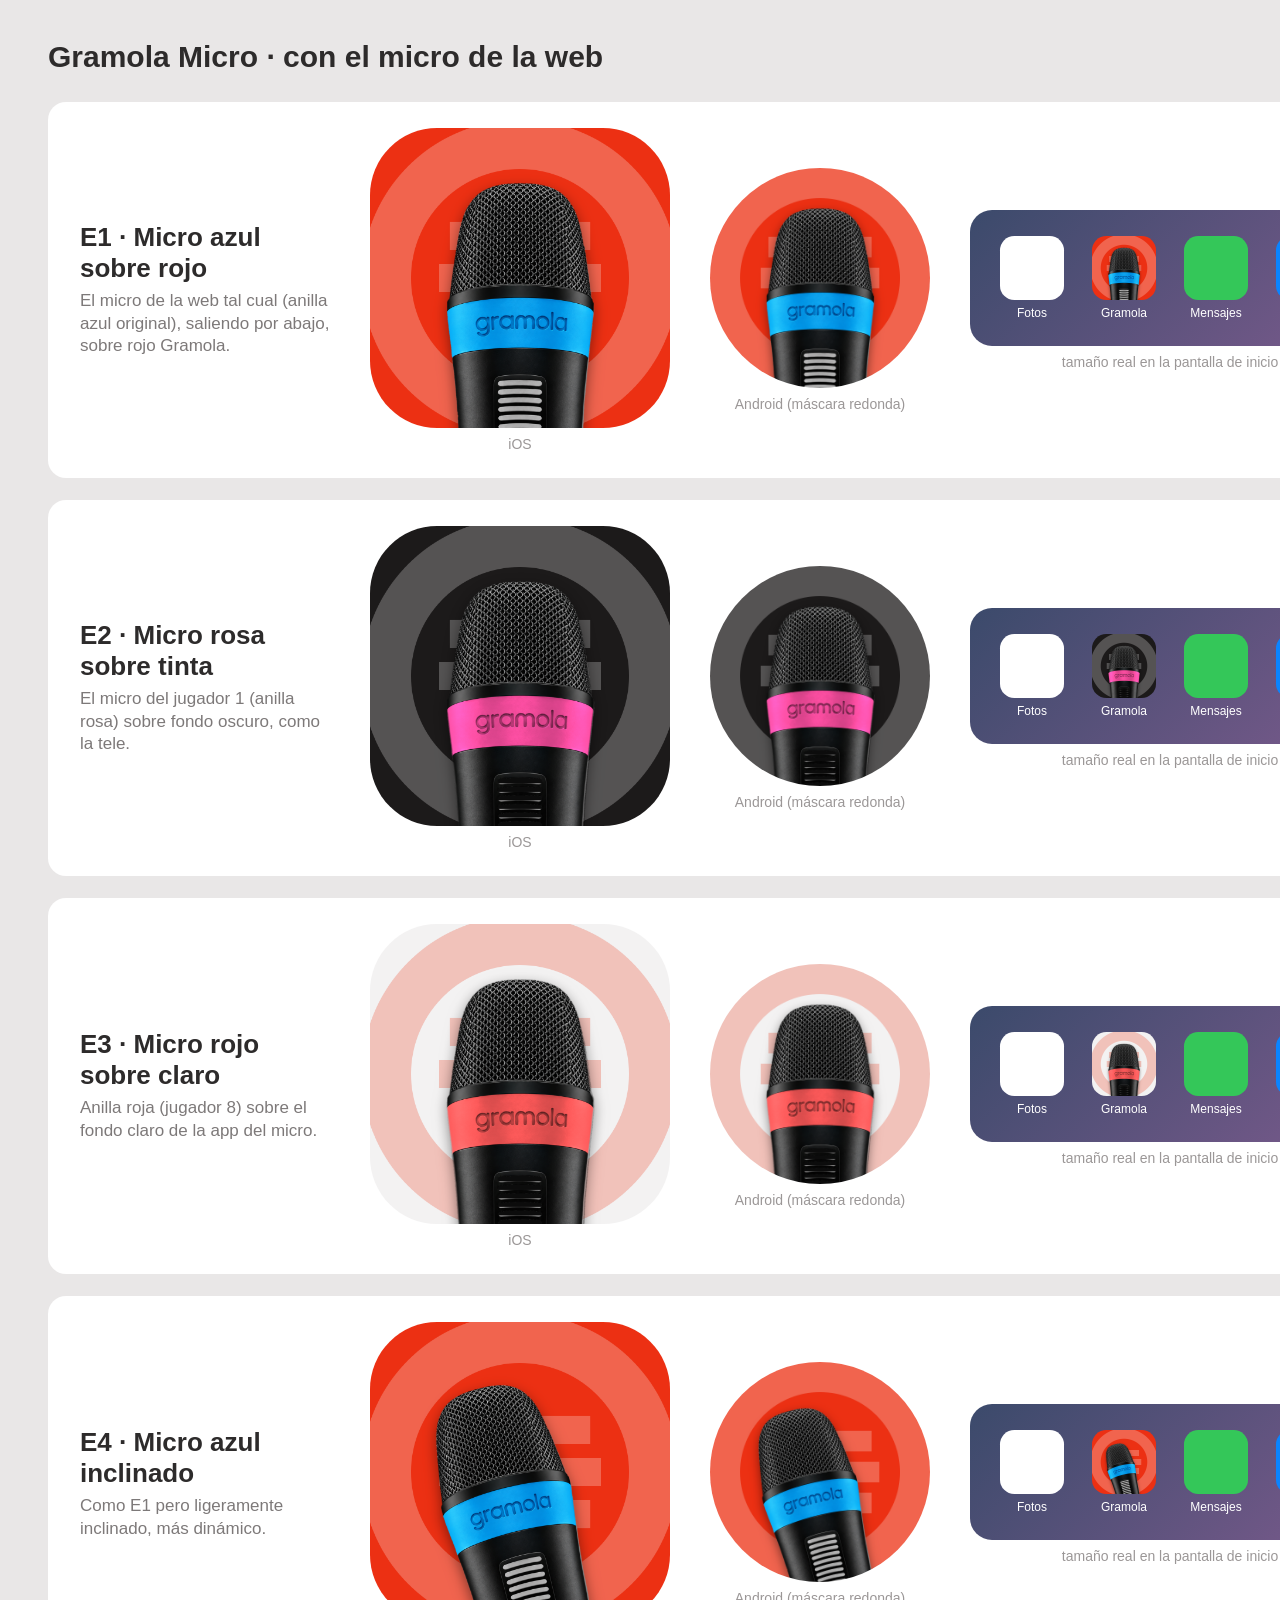
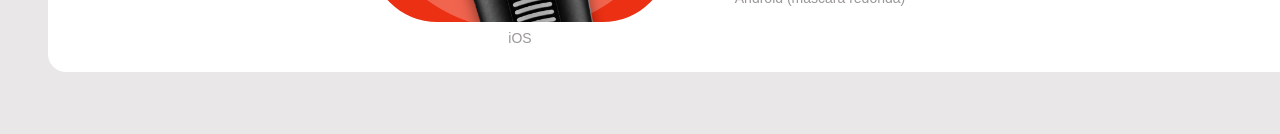
<file: diseno/app-micro/icono/hoja-micro-web.html>
<!doctype html><meta charset="utf-8"><style>
body{margin:0;background:#e9e7e7;font-family:-apple-system,Helvetica,sans-serif;color:#2d2b2b;padding:40px 48px;width:1504px}
h1{font-size:30px;margin:0 0 28px}.fila{display:flex;gap:40px;align-items:center;background:#fff;border-radius:18px;padding:26px 32px;margin-bottom:22px}
.t{width:250px}.t b{font-size:26px;display:block}.t span{font-size:17px;color:#7d7979;line-height:1.35;display:block;margin-top:6px}
.ios{width:300px;height:300px;border-radius:22.4%;overflow:hidden}.and{width:220px;height:220px;border-radius:50%;overflow:hidden}
img{width:100%;height:100%;display:block}.home{display:flex;gap:28px;padding:26px 30px;border-radius:22px;background:linear-gradient(135deg,#3b4a6b,#7a5a8c)}
.home div{width:64px;text-align:center;color:#fff;font-size:12px}.home i{display:block;width:64px;height:64px;border-radius:22.4%;overflow:hidden;margin-bottom:6px}
.home i.o{background:#fff}.home i.o2{background:#34c759}.home i.o3{background:#0a84ff}
.cap{font-size:14px;color:#9b9797;text-align:center;margin-top:8px}
</style><h1>Gramola Micro · con el micro de la web</h1>
<div class="fila"><div class="t"><b>E1 · Micro azul sobre rojo</b><span>El micro de la web tal cual (anilla azul original), saliendo por abajo, sobre rojo Gramola.</span></div>
<div><div class="ios"><img src="e1-micro-azul-rojo.png"></div><div class="cap">iOS</div></div>
<div><div class="and"><img src="e1-micro-azul-rojo.png"></div><div class="cap">Android (máscara redonda)</div></div>
<div><div class="home"><div><i class="o"></i>Fotos</div><div><i><img src="e1-micro-azul-rojo.png"></i>Gramola</div><div><i class="o2"></i>Mensajes</div><div><i class="o3"></i>Safari</div></div><div class="cap">tamaño real en la pantalla de inicio</div></div></div>
<div class="fila"><div class="t"><b>E2 · Micro rosa sobre tinta</b><span>El micro del jugador 1 (anilla rosa) sobre fondo oscuro, como la tele.</span></div>
<div><div class="ios"><img src="e2-micro-rosa-tinta.png"></div><div class="cap">iOS</div></div>
<div><div class="and"><img src="e2-micro-rosa-tinta.png"></div><div class="cap">Android (máscara redonda)</div></div>
<div><div class="home"><div><i class="o"></i>Fotos</div><div><i><img src="e2-micro-rosa-tinta.png"></i>Gramola</div><div><i class="o2"></i>Mensajes</div><div><i class="o3"></i>Safari</div></div><div class="cap">tamaño real en la pantalla de inicio</div></div></div>
<div class="fila"><div class="t"><b>E3 · Micro rojo sobre claro</b><span>Anilla roja (jugador 8) sobre el fondo claro de la app del micro.</span></div>
<div><div class="ios"><img src="e3-micro-rojo-claro.png"></div><div class="cap">iOS</div></div>
<div><div class="and"><img src="e3-micro-rojo-claro.png"></div><div class="cap">Android (máscara redonda)</div></div>
<div><div class="home"><div><i class="o"></i>Fotos</div><div><i><img src="e3-micro-rojo-claro.png"></i>Gramola</div><div><i class="o2"></i>Mensajes</div><div><i class="o3"></i>Safari</div></div><div class="cap">tamaño real en la pantalla de inicio</div></div></div>
<div class="fila"><div class="t"><b>E4 · Micro azul inclinado</b><span>Como E1 pero ligeramente inclinado, más dinámico.</span></div>
<div><div class="ios"><img src="e4-micro-inclinado.png"></div><div class="cap">iOS</div></div>
<div><div class="and"><img src="e4-micro-inclinado.png"></div><div class="cap">Android (máscara redonda)</div></div>
<div><div class="home"><div><i class="o"></i>Fotos</div><div><i><img src="e4-micro-inclinado.png"></i>Gramola</div><div><i class="o2"></i>Mensajes</div><div><i class="o3"></i>Safari</div></div><div class="cap">tamaño real en la pantalla de inicio</div></div></div>
</file>
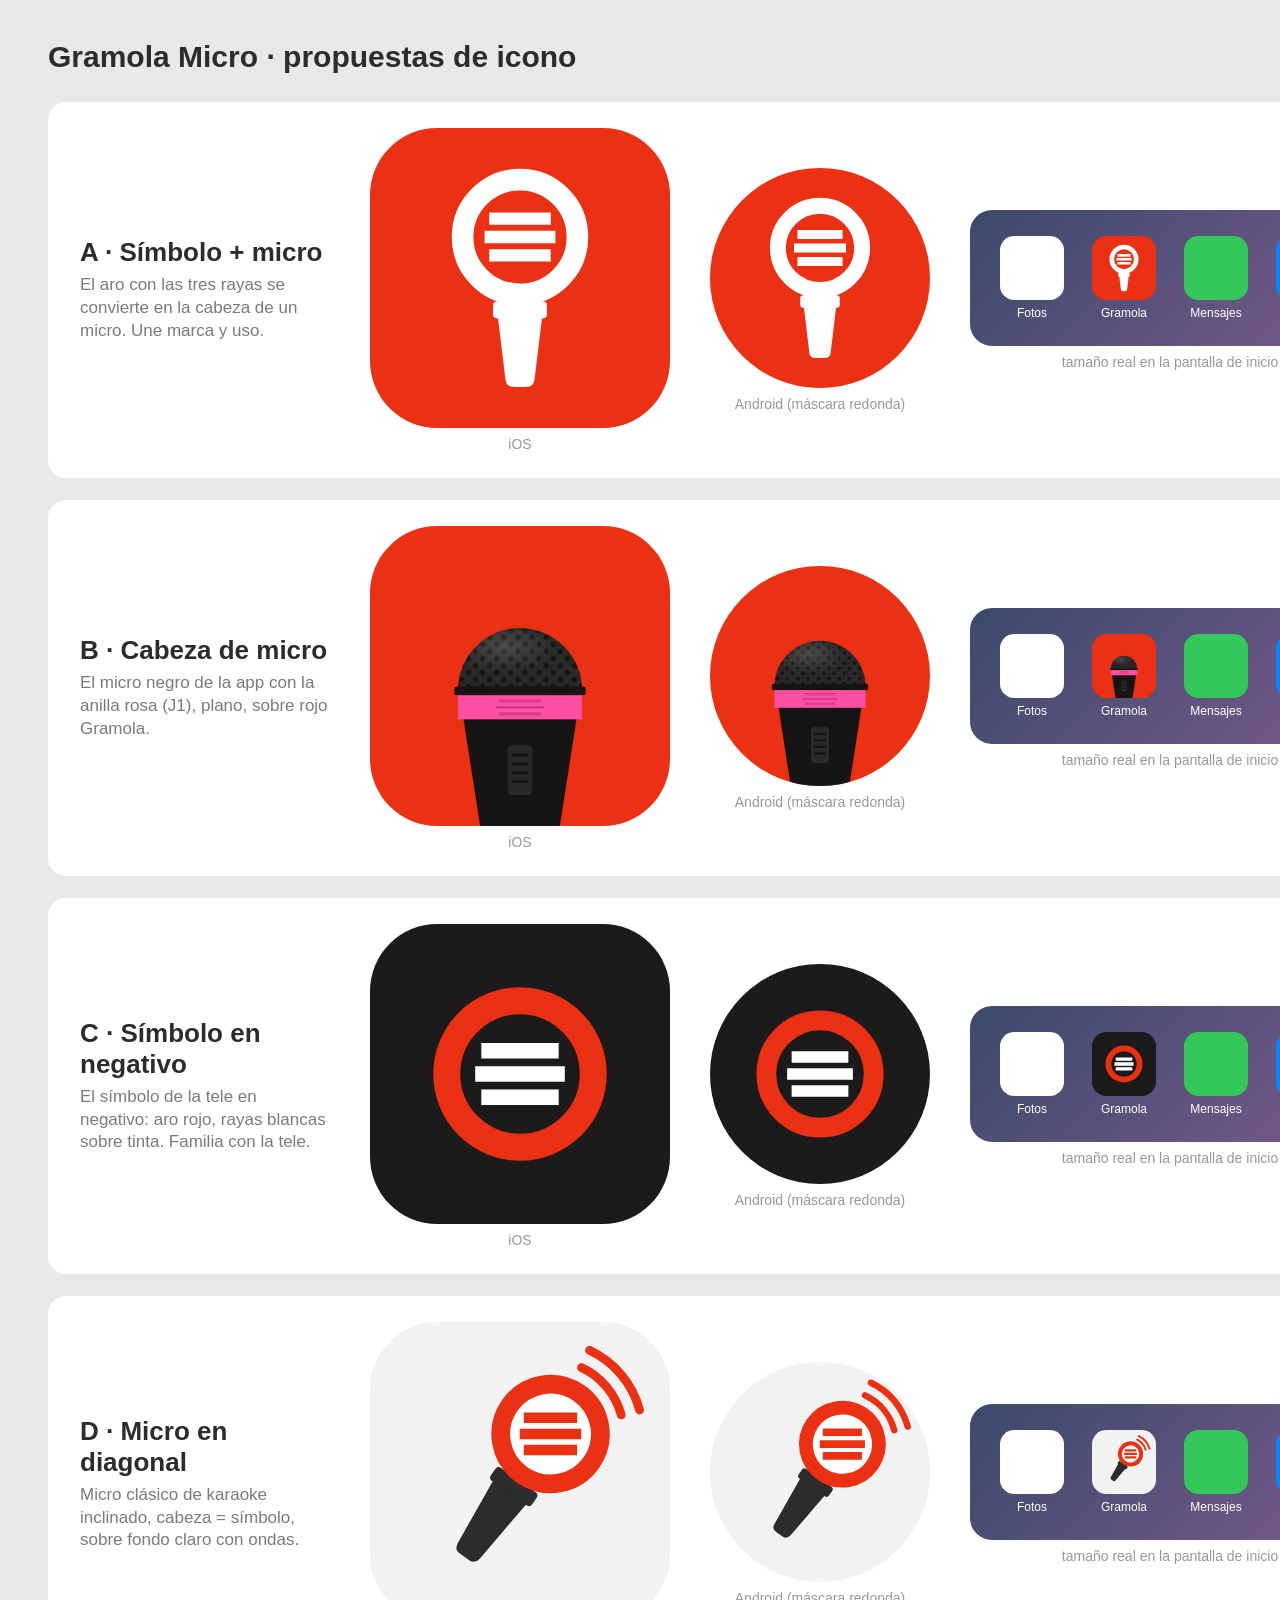
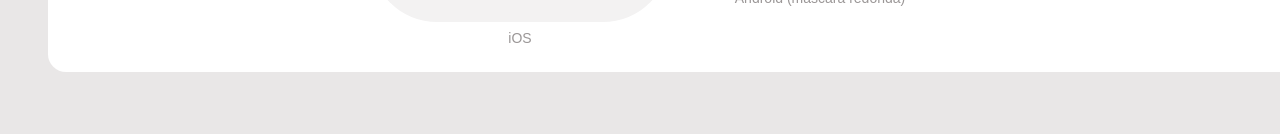
<file: diseno/app-micro/icono/hoja.html>
<!doctype html><meta charset="utf-8"><style>
body{margin:0;background:#e9e7e7;font-family:-apple-system,Helvetica,sans-serif;color:#2d2b2b;padding:40px 48px;width:1504px}
h1{font-size:30px;margin:0 0 28px}.fila{display:flex;gap:40px;align-items:center;background:#fff;border-radius:18px;padding:26px 32px;margin-bottom:22px}
.t{width:250px}.t b{font-size:26px;display:block}.t span{font-size:17px;color:#7d7979;line-height:1.35;display:block;margin-top:6px}
.ios{width:300px;height:300px;border-radius:22.4%;overflow:hidden}.and{width:220px;height:220px;border-radius:50%;overflow:hidden}
img{width:100%;height:100%;display:block}.home{display:flex;gap:28px;padding:26px 30px;border-radius:22px;background:linear-gradient(135deg,#3b4a6b,#7a5a8c)}
.home div{width:64px;text-align:center;color:#fff;font-size:12px}.home i{display:block;width:64px;height:64px;border-radius:22.4%;overflow:hidden;margin-bottom:6px}
.home i.o{background:#fff}.home i.o2{background:#34c759}.home i.o3{background:#0a84ff}
.cap{font-size:14px;color:#9b9797;text-align:center;margin-top:8px}
</style><h1>Gramola Micro · propuestas de icono</h1>
<div class="fila"><div class="t"><b>A · Símbolo + micro</b><span>El aro con las tres rayas se convierte en la cabeza de un micro. Une marca y uso.</span></div>
<div><div class="ios"><img src="a-simbolo-micro.svg"></div><div class="cap">iOS</div></div>
<div><div class="and"><img src="a-simbolo-micro.svg"></div><div class="cap">Android (máscara redonda)</div></div>
<div><div class="home"><div><i class="o"></i>Fotos</div><div><i><img src="a-simbolo-micro.svg"></i>Gramola</div><div><i class="o2"></i>Mensajes</div><div><i class="o3"></i>Safari</div></div><div class="cap">tamaño real en la pantalla de inicio</div></div></div>
<div class="fila"><div class="t"><b>B · Cabeza de micro</b><span>El micro negro de la app con la anilla rosa (J1), plano, sobre rojo Gramola.</span></div>
<div><div class="ios"><img src="b-cabeza-micro.svg"></div><div class="cap">iOS</div></div>
<div><div class="and"><img src="b-cabeza-micro.svg"></div><div class="cap">Android (máscara redonda)</div></div>
<div><div class="home"><div><i class="o"></i>Fotos</div><div><i><img src="b-cabeza-micro.svg"></i>Gramola</div><div><i class="o2"></i>Mensajes</div><div><i class="o3"></i>Safari</div></div><div class="cap">tamaño real en la pantalla de inicio</div></div></div>
<div class="fila"><div class="t"><b>C · Símbolo en negativo</b><span>El símbolo de la tele en negativo: aro rojo, rayas blancas sobre tinta. Familia con la tele.</span></div>
<div><div class="ios"><img src="c-negativo.svg"></div><div class="cap">iOS</div></div>
<div><div class="and"><img src="c-negativo.svg"></div><div class="cap">Android (máscara redonda)</div></div>
<div><div class="home"><div><i class="o"></i>Fotos</div><div><i><img src="c-negativo.svg"></i>Gramola</div><div><i class="o2"></i>Mensajes</div><div><i class="o3"></i>Safari</div></div><div class="cap">tamaño real en la pantalla de inicio</div></div></div>
<div class="fila"><div class="t"><b>D · Micro en diagonal</b><span>Micro clásico de karaoke inclinado, cabeza = símbolo, sobre fondo claro con ondas.</span></div>
<div><div class="ios"><img src="d-diagonal.svg"></div><div class="cap">iOS</div></div>
<div><div class="and"><img src="d-diagonal.svg"></div><div class="cap">Android (máscara redonda)</div></div>
<div><div class="home"><div><i class="o"></i>Fotos</div><div><i><img src="d-diagonal.svg"></i>Gramola</div><div><i class="o2"></i>Mensajes</div><div><i class="o3"></i>Safari</div></div><div class="cap">tamaño real en la pantalla de inicio</div></div></div>
</file>
